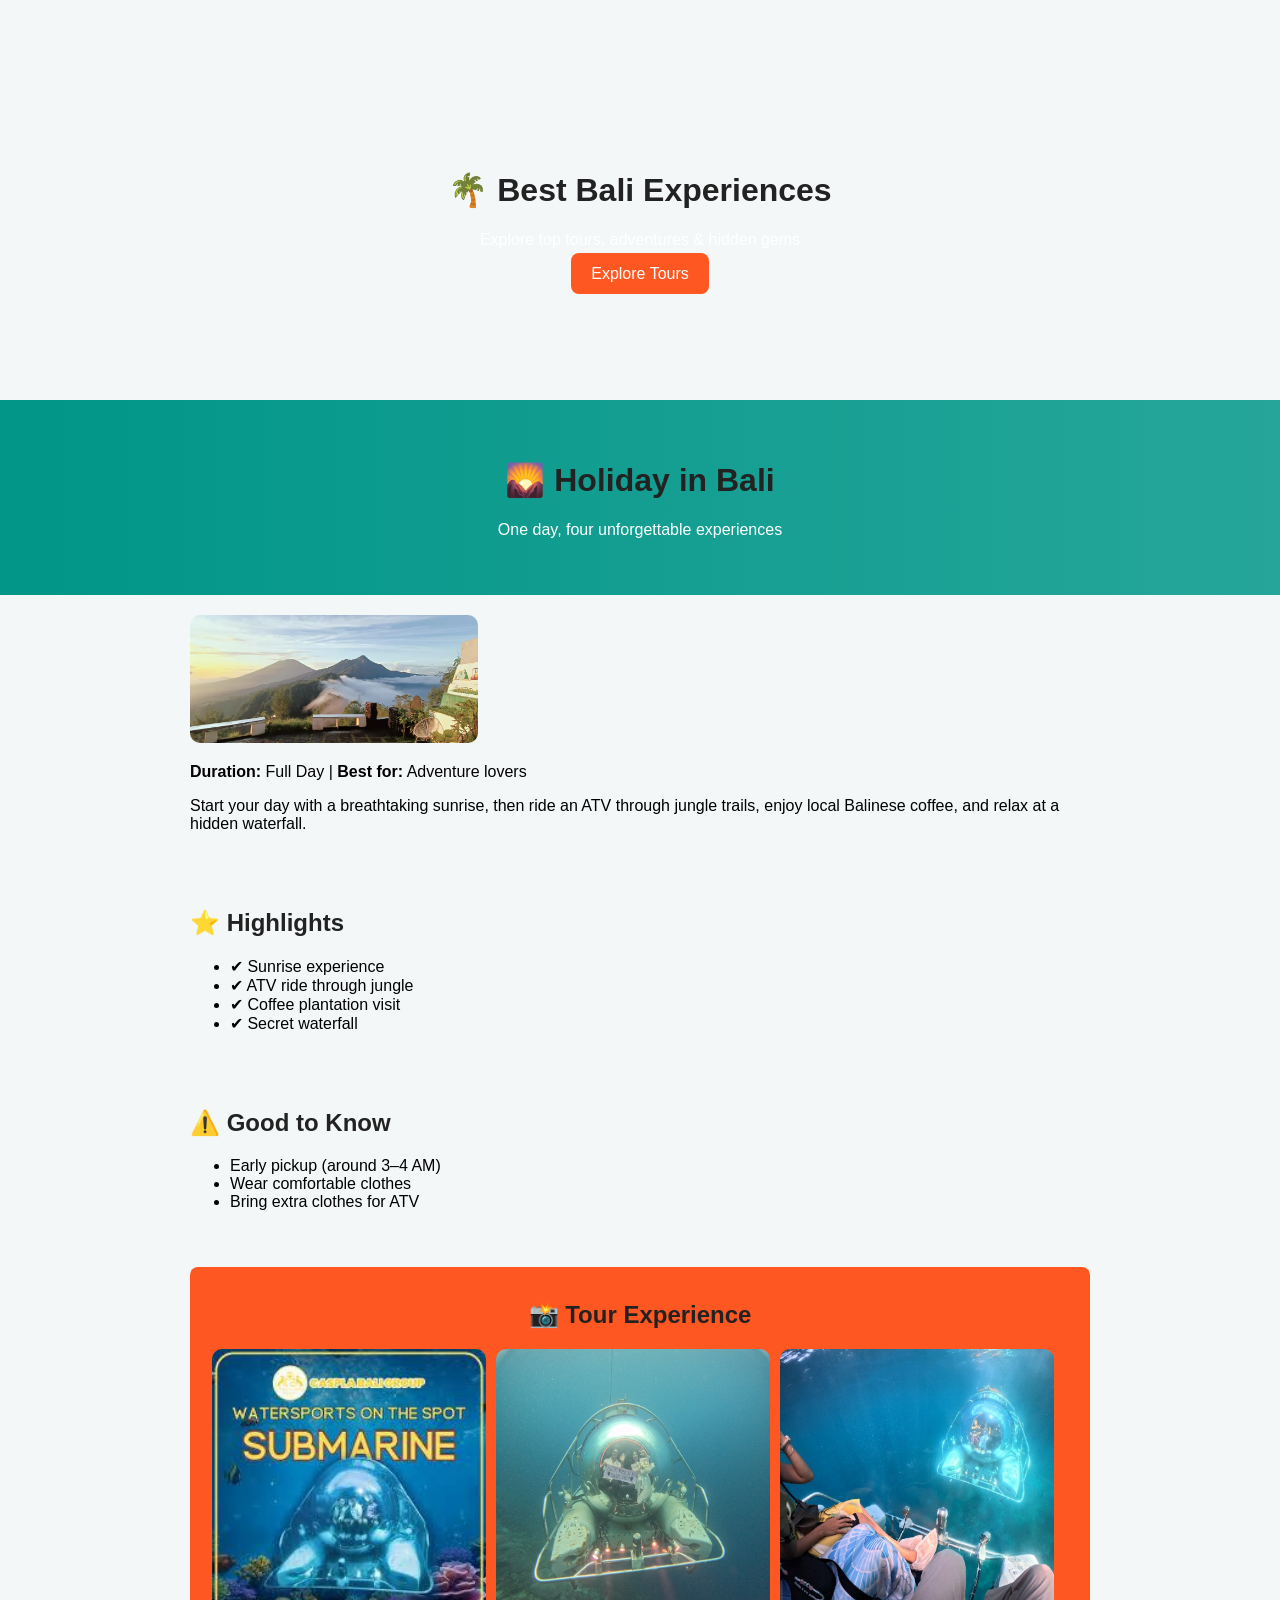
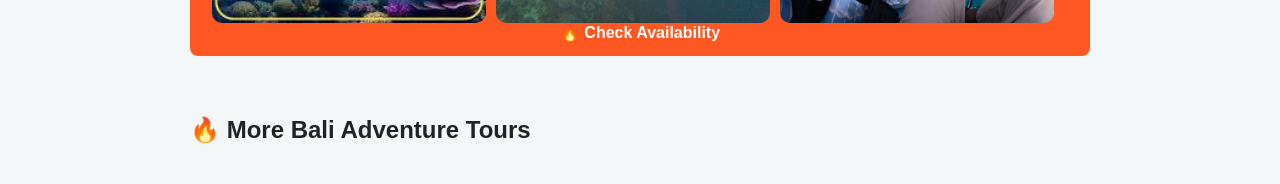
<file: index.html>
<!DOCTYPE html>
<html lang="en">
<head>
<meta charset="UTF-8">
<meta name="viewport" content="width=device-width, initial-scale=1.0">
<title>Holiday in Bali</title>
<meta name="description" content="Best Bali combo tour: sunrise, ATV ride, coffee tasting, and secret waterfall.">
<link rel="stylesheet" href="style.css">
</head>
<header style="position:relative; height:400px; overflow:hidden;">

  <video autoplay muted loop playsinline
    style="position:absolute; width:100%; height:100%; object-fit:cover;">
    <source src="https://casplabaligroup.com/wp-content/uploads/2025/12/website-Submarine.mp4" type="video/mp4">
  </video>

  <div style="position:relative; z-index:2; color:white; text-align:center; padding-top:150px;">
    <h1>🌴 Best Bali Experiences</h1>
    <p>Explore top tours, adventures & hidden gems</p>

    <a href="#tours" style="background:#ff5722; color:white; padding:12px 20px; border-radius:8px; text-decoration:none;">
      Explore Tours
    </a>
  </div>

</header>
<body>

<header class="hero">
  <h1>🌄 Holiday in Bali</h1>
  <p>One day, four unforgettable experiences</p>
</header>

<section>

<img src="Sunrise1.avif" style="width:32%; border-radius:10px;">

<p><strong>Duration:</strong> Full Day | <strong>Best for:</strong> Adventure lovers</p>

<p>
Start your day with a breathtaking sunrise, then ride an ATV through jungle trails,
enjoy local Balinese coffee, and relax at a hidden waterfall.
</p>

</section>

<section>
<h2>⭐ Highlights</h2>
<ul>
  <li>✔ Sunrise experience</li>
  <li>✔ ATV ride through jungle</li>
  <li>✔ Coffee plantation visit</li>
  <li>✔ Secret waterfall</li>
</ul>
</section>

<section>
<h2>⚠️ Good to Know</h2>
<ul>
  <li>Early pickup (around 3–4 AM)</li>
  <li>Wear comfortable clothes</li>
  <li>Bring extra clothes for ATV</li>
</ul>
</section>

<section style="text-align:center;">
<a href="https://www.getyourguide.com?partner_id=JICTRFT&cmp=bali_combo_adventure" target="_blank" class="cta">
  <h2>📸 Tour Experience</h2>

 <div style="display:flex; gap:10px; flex-wrap:wrap;">
  <img src="Caspla-1.jpg" style="width:32%; border-radius:10px;">
  <img src="Caspla-2.jpg" style="width:32%; border-radius:10px;">
  <img src="Caspla-3.jpg" style="width:32%; border-radius:10px;">
</div>
🔥 Check Availability
</a>
</section>

<section>
  <h2>🔥 More Bali Adventure Tours</h2>

  <div data-gyg-href="https://widget.getyourguide.com/default/activities.frame?cmp=bali_adventure"
       data-gyg-locale-code="en-US"
       data-gyg-widget="activities"
       data-gyg-number-of-items="4"
       data-gyg-partner-id="JICTRFT">
  </div>

  <script async src="https://widget.getyourguide.com/dist/pa.umd.production.min.js"></script>
</section>

</body>
</html>
</file>
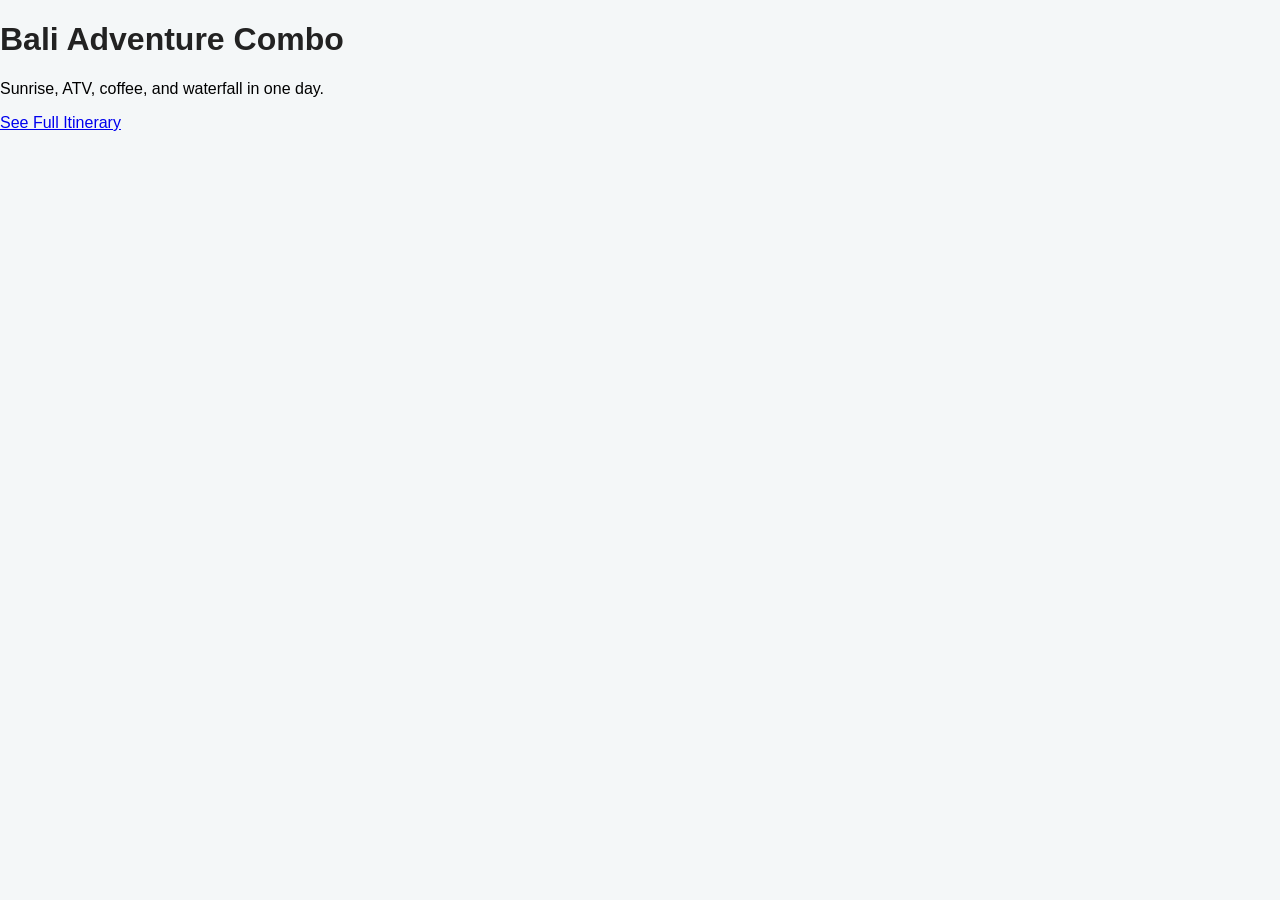
<file: bali-adventure-combo.html>
<!DOCTYPE html>
<html>
<head>
  <link rel="stylesheet" href="style.css">
<title>Bali Sunrise ATV Waterfall Tour</title>
<meta name="description" content="Bali combo tour: sunrise, ATV, coffee tasting, and waterfall.">
</head>
<body>

<h1>Bali Adventure Combo</h1>

<p>Sunrise, ATV, coffee, and waterfall in one day.</p>

<a href="https://www.getyourguide.com?partner_id=JICTRFT&cmp=bali_combo_adventure" target="_blank">
See Full Itinerary
</a>

</body>
</html>
</file>
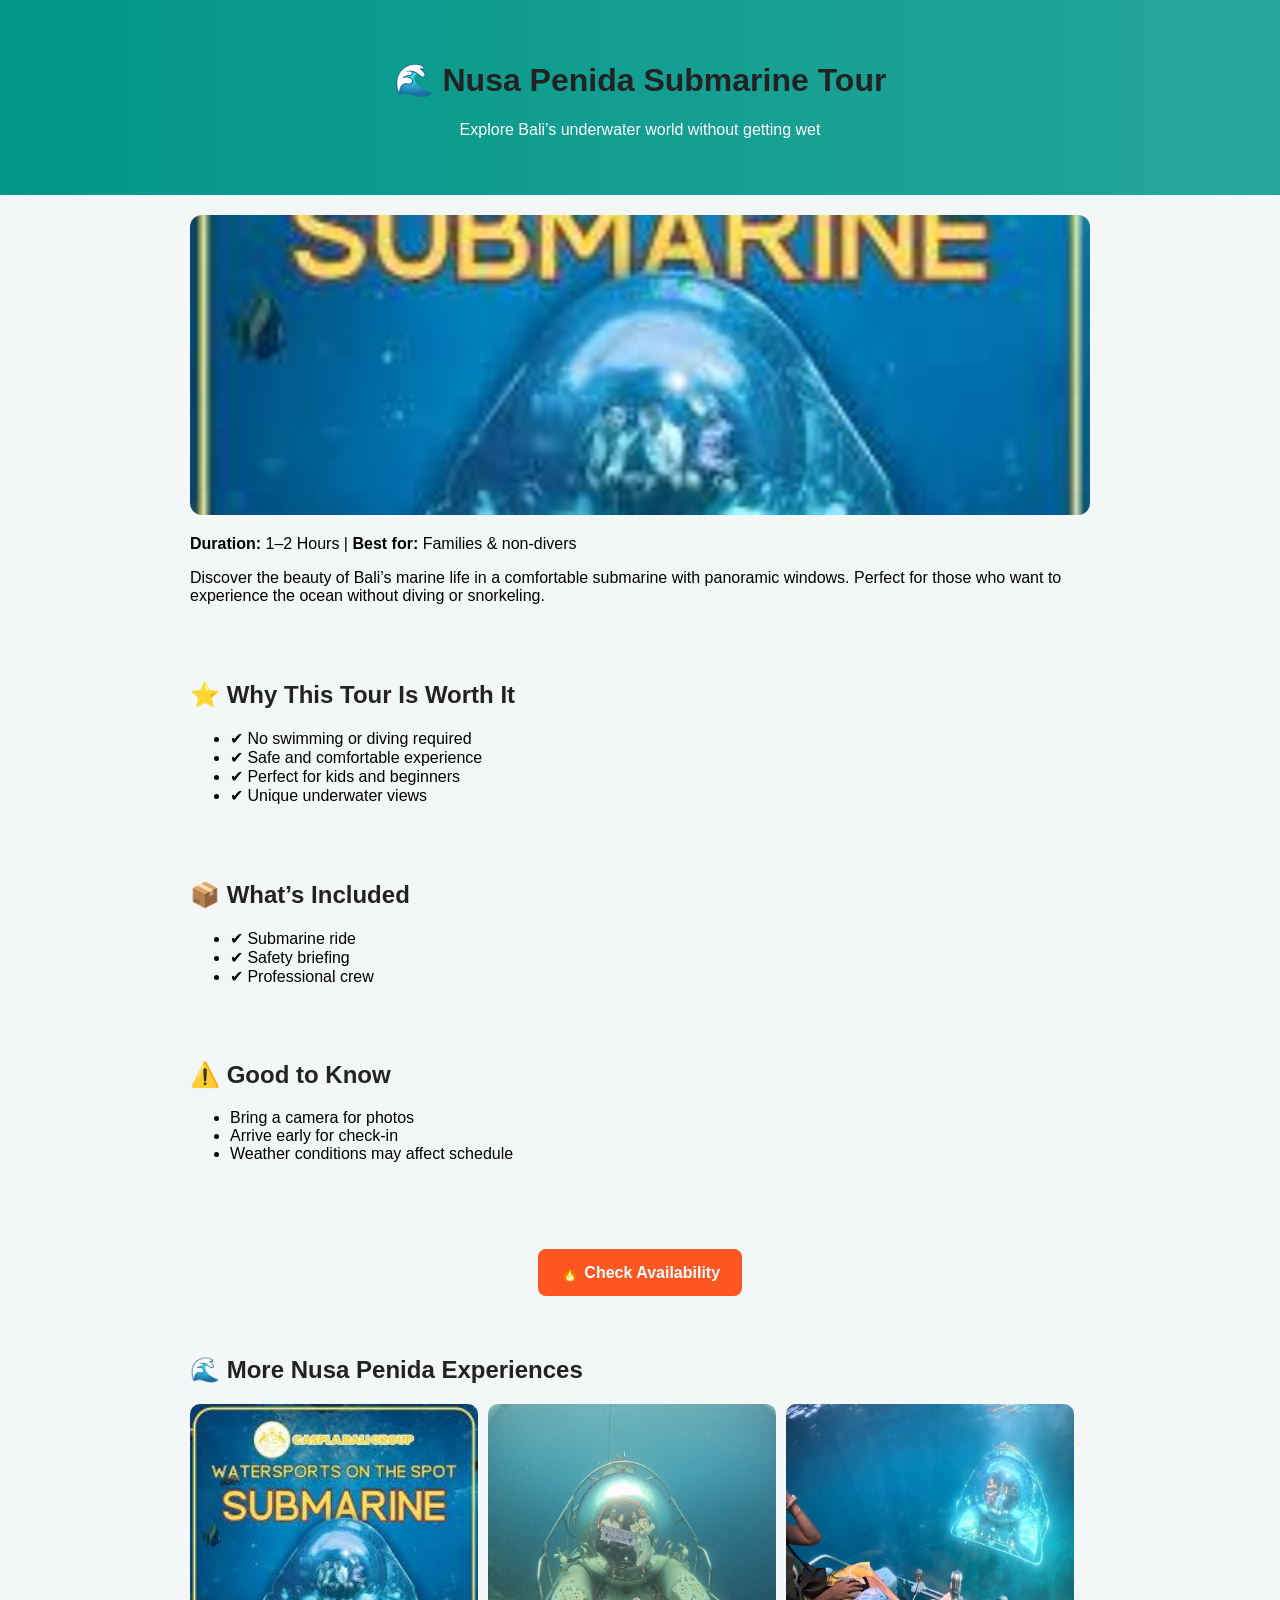
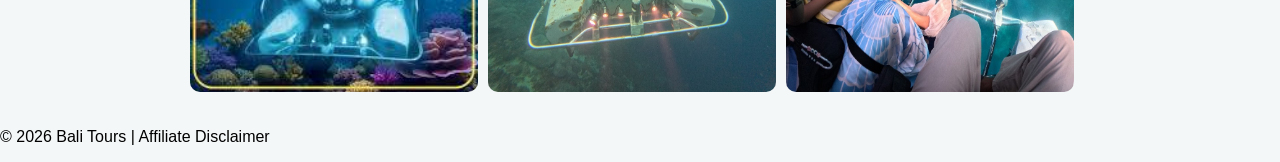
<file: nusa-penida-submarine.html>
<!DOCTYPE html>
<html lang="en">
<head>
<meta charset="UTF-8">
<meta name="viewport" content="width=device-width, initial-scale=1.0">
<title>Nusa Penida Submarine Tour | Bali Underwater Experience</title>
<meta name="description" content="Explore Bali’s underwater world without diving. Nusa Penida submarine tour with panoramic views. Book now.">
<link rel="stylesheet" href="style.css">
</head>

<body>

<header class="hero">
  <h1>🌊 Nusa Penida Submarine Tour</h1>
  <p>Explore Bali’s underwater world without getting wet</p>
</header>

<section>

<img src="Caspla 1.jpg"
     style="width:100%; height:300px; object-fit:cover; border-radius:12px;">
  
<p><strong>Duration:</strong> 1–2 Hours | <strong>Best for:</strong> Families & non-divers</p>

<p>
Discover the beauty of Bali’s marine life in a comfortable submarine with panoramic windows.
Perfect for those who want to experience the ocean without diving or snorkeling.
</p>

</section>

<section>
<h2>⭐ Why This Tour Is Worth It</h2>
<ul>
  <li>✔ No swimming or diving required</li>
  <li>✔ Safe and comfortable experience</li>
  <li>✔ Perfect for kids and beginners</li>
  <li>✔ Unique underwater views</li>
</ul>
</section>

<section>
<h2>📦 What’s Included</h2>
<ul>
  <li>✔ Submarine ride</li>
  <li>✔ Safety briefing</li>
  <li>✔ Professional crew</li>
</ul>
</section>

<section>
<h2>⚠️ Good to Know</h2>
<ul>
  <li>Bring a camera for photos</li>
  <li>Arrive early for check-in</li>
  <li>Weather conditions may affect schedule</li>
</ul>
</section>

<section style="text-align:center; margin-top:30px;">
<a href="https://www.getyourguide.com?partner_id=JICTRFT&cmp=submarine_penida" target="_blank" class="cta">
🔥 Check Availability
</a>
</section>

<!-- TARGETED WIDGET -->
<section>
  <h2>🌊 More Nusa Penida Experiences</h2>

  <div style="display:flex; gap:10px; flex-wrap:wrap;">
  <img src="Caspla-1.jpg" style="width:32%; border-radius:10px;">
  <img src="Caspla-2.jpg" style="width:32%; border-radius:10px;">
  <img src="Caspla-3.jpg" style="width:32%; border-radius:10px;">
</div>
  </div>

  <script async src="https://widget.getyourguide.com/dist/pa.umd.production.min.js"></script>
</section>

<footer>
  <p>© 2026 Bali Tours | Affiliate Disclaimer</p>
</footer>

</body>
</html>
</file>
<file: style.css>
body {
  font-family: Arial, sans-serif;
  margin: 0;
  background: #f4f7f8;
}

/* HERO */
.hero {
  background: linear-gradient(to right, #009688, #26a69a);
  color: white;
  padding: 40px 20px;
  text-align: center;
}

/* CONTENT */
section {
  padding: 20px;
  max-width: 900px;
  margin: auto;
}

h1, h2 {
  color: #222;
}

/* BUTTON */
.cta {
  display: inline-block;
  background: #ff5722;
  color: white;
  padding: 14px 22px;
  border-radius: 8px;
  text-decoration: none;
  font-weight: bold;
}

.cta:hover {
  background: #e64a19;
}
</file>
